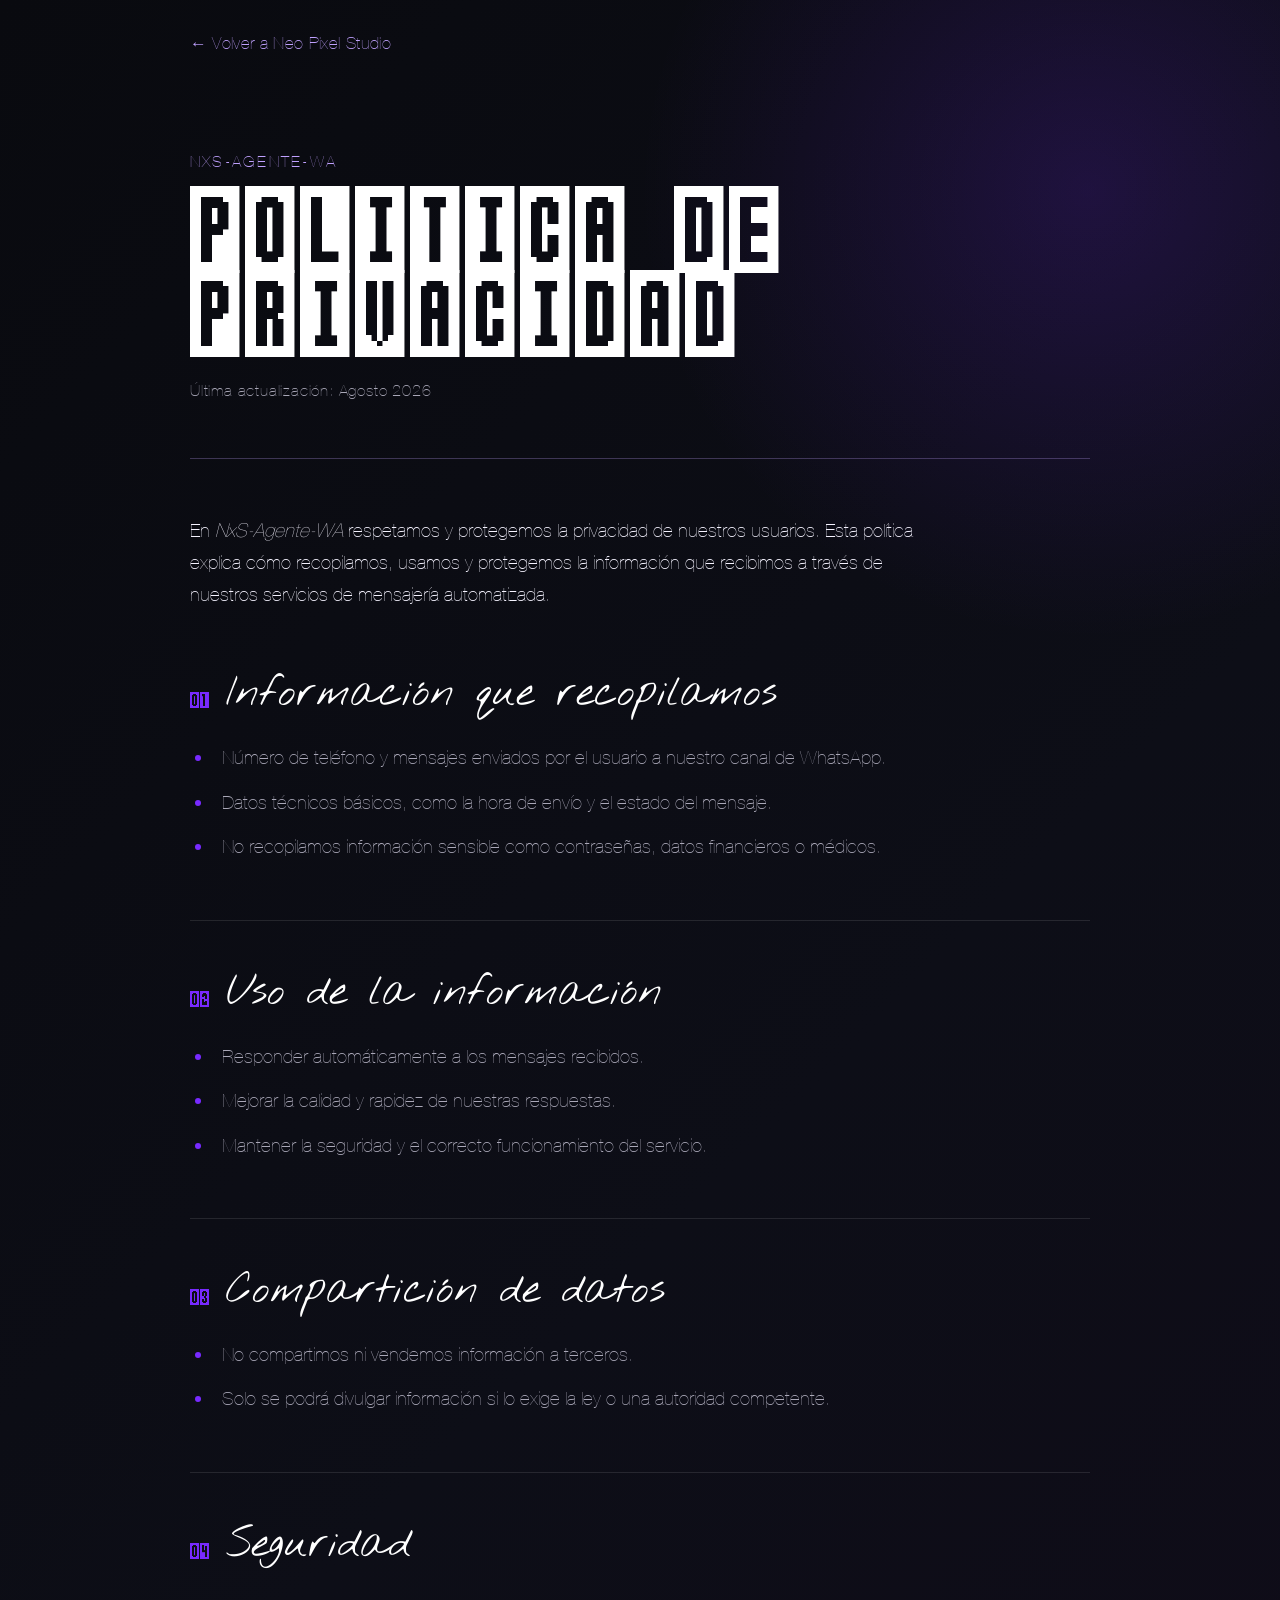
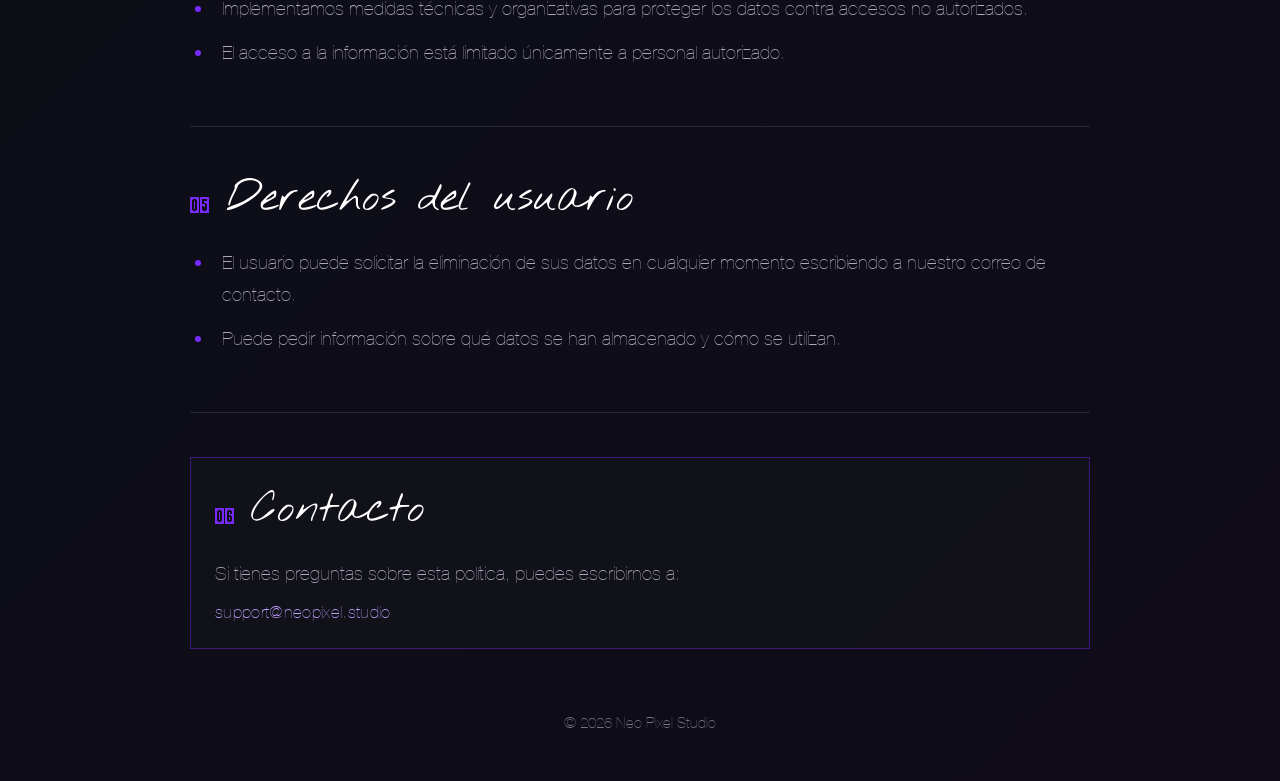
<file: privacidad.html>
<!DOCTYPE html>
<html lang="es">

<head>
    <meta charset="UTF-8" />
    <meta name="viewport" content="width=device-width, initial-scale=1.0" />
    <meta name="description" content="Política de privacidad de NxS-Agente-WA." />
    <link rel="stylesheet" href="./CSS/terms.css" />
    <title>Politica de Privacidad | NxS-Agente-WA</title>
</head>

<body>
    <main class="terms-page">
        <a class="back-link" href="./index.html">&larr; Volver a Neo Pixel Studio</a>

        <header class="terms-header">
            <p class="eyebrow">NxS-Agente-WA</p>
            <h1>Politica de Privacidad</h1>
            <p class="updated">Última actualización: Agosto 2026</p>
        </header>

        <article class="terms-content">
            <p class="intro">En <em>NxS-Agente-WA</em> respetamos y protegemos la privacidad de nuestros usuarios. Esta política explica cómo recopilamos, usamos y protegemos la información que recibimos a través de nuestros servicios de mensajería automatizada.</p>

            <section>
                <h2><span>01</span> Información que recopilamos</h2>
                <ul>
                    <li>Número de teléfono y mensajes enviados por el usuario a nuestro canal de WhatsApp.</li>
                    <li>Datos técnicos básicos, como la hora de envío y el estado del mensaje.</li>
                    <li>No recopilamos información sensible como contraseñas, datos financieros o médicos.</li>
                </ul>
            </section>

            <section>
                <h2><span>02</span> Uso de la información</h2>
                <ul>
                    <li>Responder automáticamente a los mensajes recibidos.</li>
                    <li>Mejorar la calidad y rapidez de nuestras respuestas.</li>
                    <li>Mantener la seguridad y el correcto funcionamiento del servicio.</li>
                </ul>
            </section>

            <section>
                <h2><span>03</span> Compartición de datos</h2>
                <ul>
                    <li>No compartimos ni vendemos información a terceros.</li>
                    <li>Solo se podrá divulgar información si lo exige la ley o una autoridad competente.</li>
                </ul>
            </section>

            <section>
                <h2><span>04</span> Seguridad</h2>
                <ul>
                    <li>Implementamos medidas técnicas y organizativas para proteger los datos contra accesos no autorizados.</li>
                    <li>El acceso a la información está limitado únicamente a personal autorizado.</li>
                </ul>
            </section>

            <section>
                <h2><span>05</span> Derechos del usuario</h2>
                <ul>
                    <li>El usuario puede solicitar la eliminación de sus datos en cualquier momento escribiendo a nuestro correo de contacto.</li>
                    <li>Puede pedir información sobre qué datos se han almacenado y cómo se utilizan.</li>
                </ul>
            </section>

            <section class="contact-section">
                <h2><span>06</span> Contacto</h2>
                <p>Si tienes preguntas sobre esta política, puedes escribirnos a:</p>
                <a class="email-link" href="mailto:support@neopixel.studio">support@neopixel.studio</a>
            </section>
        </article>

        <footer>&copy; 2026 Neo Pixel Studio</footer>
    </main>
</body>

</html>
</file>
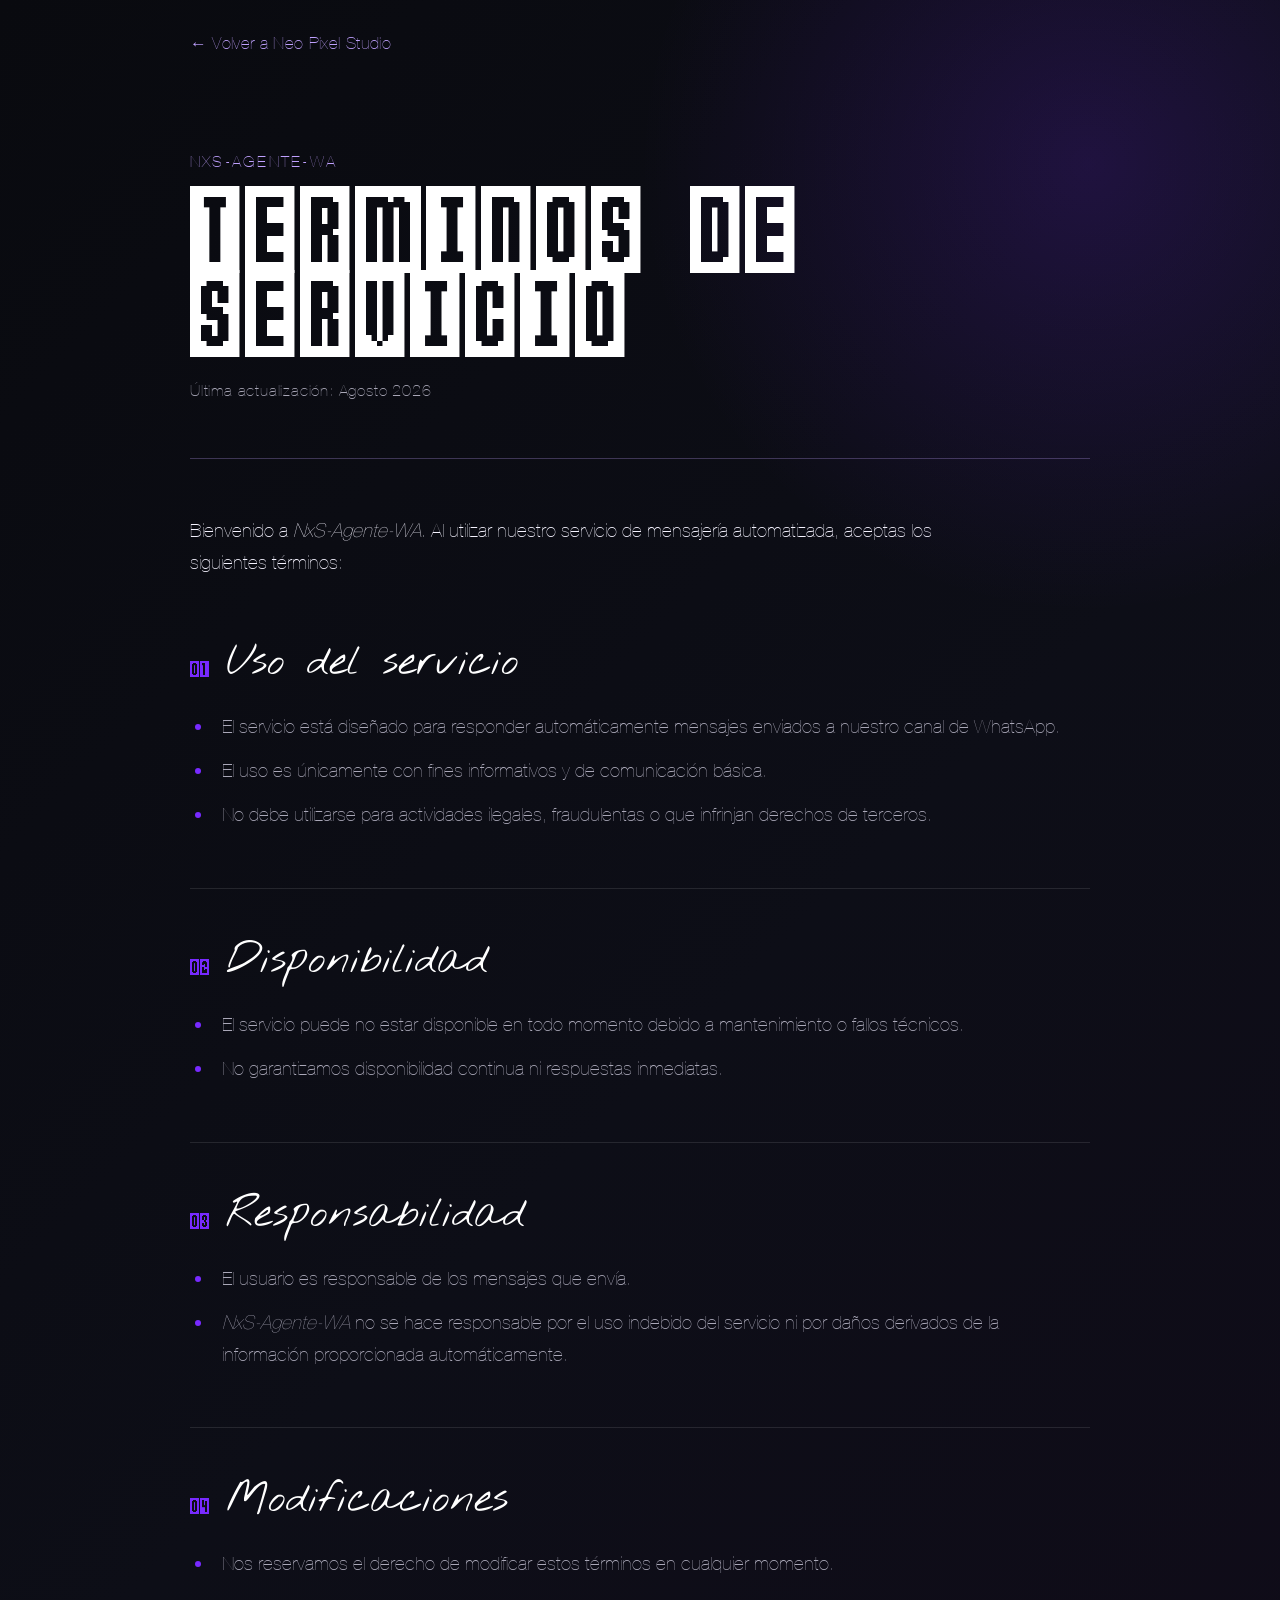
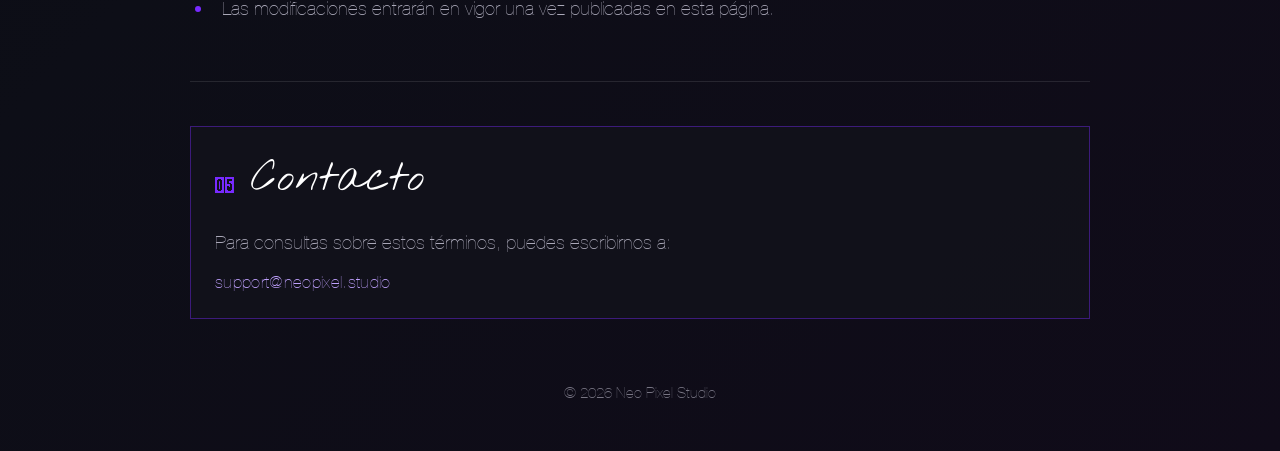
<file: terminos.html>
<!DOCTYPE html>
<html lang="es">

<head>
    <meta charset="UTF-8" />
    <meta name="viewport" content="width=device-width, initial-scale=1.0" />
    <meta name="description" content="Términos de servicio de NxS-Agente-WA." />
    <link rel="stylesheet" href="./CSS/terms.css" />
    <title>Terminos de Servicio | NxS-Agente-WA</title>
</head>

<body>
    <main class="terms-page">
        <a class="back-link" href="./index.html">&larr; Volver a Neo Pixel Studio</a>

        <header class="terms-header">
            <p class="eyebrow">NxS-Agente-WA</p>
            <h1>Terminos de Servicio</h1>
            <p class="updated">Última actualización: Agosto 2026</p>
        </header>

        <article class="terms-content">
            <p class="intro">Bienvenido a <em>NxS-Agente-WA</em>. Al utilizar nuestro servicio de mensajería automatizada,
                aceptas los siguientes términos:</p>

            <section>
                <h2><span>01</span> Uso del servicio</h2>
                <ul>
                    <li>El servicio está diseñado para responder automáticamente mensajes enviados a nuestro canal de WhatsApp.</li>
                    <li>El uso es únicamente con fines informativos y de comunicación básica.</li>
                    <li>No debe utilizarse para actividades ilegales, fraudulentas o que infrinjan derechos de terceros.</li>
                </ul>
            </section>

            <section>
                <h2><span>02</span> Disponibilidad</h2>
                <ul>
                    <li>El servicio puede no estar disponible en todo momento debido a mantenimiento o fallos técnicos.</li>
                    <li>No garantizamos disponibilidad continua ni respuestas inmediatas.</li>
                </ul>
            </section>

            <section>
                <h2><span>03</span> Responsabilidad</h2>
                <ul>
                    <li>El usuario es responsable de los mensajes que envía.</li>
                    <li><em>NxS-Agente-WA</em> no se hace responsable por el uso indebido del servicio ni por daños derivados de la información proporcionada automáticamente.</li>
                </ul>
            </section>

            <section>
                <h2><span>04</span> Modificaciones</h2>
                <ul>
                    <li>Nos reservamos el derecho de modificar estos términos en cualquier momento.</li>
                    <li>Las modificaciones entrarán en vigor una vez publicadas en esta página.</li>
                </ul>
            </section>

            <section class="contact-section">
                <h2><span>05</span> Contacto</h2>
                <p>Para consultas sobre estos términos, puedes escribirnos a:</p>
                <a class="email-link" href="mailto:support@neopixel.studio">support@neopixel.studio</a>
            </section>
        </article>

        <footer>&copy; 2026 Neo Pixel Studio</footer>
    </main>
</body>

</html>
</file>
<file: CSS/terms.css>
@font-face {
    font-family: "pixel";
    src: url('../resourses/fonts/ANTICLIMAX.TTF');
}

@font-face {
    font-family: "nothing";
    src: url('../resourses/fonts/NothingYouCouldDo-Regular.ttf');
}

@font-face {
    font-family: "helvetical";
    src: url('../resourses/fonts/HelveticaNeueLTCom-UltLt.ttf');
}

:root {
    --background: #090a0f;
    --surface: #12131c;
    --text: #f5f3ff;
    --muted: #aaa8b8;
    --accent: #782aff;
    --accent-soft: #c0a1ff;
}

* {
    box-sizing: border-box;
}

html {
    scroll-behavior: smooth;
}

body {
    margin: 0;
    min-width: 320px;
    color: var(--text);
    background: var(--background);
    background-image: radial-gradient(circle at 85% 8%, rgba(120, 42, 255, 0.18), transparent 28rem),
        linear-gradient(135deg, #090a0f 0%, #0d0e17 52%, #100b19 100%);
}

.terms-page {
    width: min(100% - 2rem, 900px);
    margin: 0 auto;
    padding: 2rem 0 3rem;
}

.back-link,
.email-link {
    color: var(--accent-soft);
    font-family: "helvetical", sans-serif;
    font-size: 1.05rem;
    letter-spacing: 0.02em;
    text-decoration: none;
}

.back-link:hover,
.email-link:hover {
    color: white;
    text-decoration: underline;
}

.terms-header {
    padding: 6rem 0 3.5rem;
    border-bottom: 1px solid rgba(192, 161, 255, 0.28);
}

.eyebrow,
.updated {
    color: var(--accent-soft);
    font-family: "helvetical", sans-serif;
    font-size: 1rem;
    letter-spacing: 0.14em;
    text-transform: uppercase;
}

.eyebrow {
    margin: 0 0 1rem;
}

h1 {
    max-width: 700px;
    margin: 0;
    color: white;
    font-family: "pixel", sans-serif;
    font-size: clamp(2.7rem, 8vw, 5.5rem);
    font-weight: normal;
    line-height: 0.95;
}

.updated {
    margin: 1.5rem 0 0;
    color: var(--muted);
    letter-spacing: 0.05em;
    text-transform: none;
}

.terms-content {
    padding: 3.5rem 0 1rem;
}

.intro,
section p,
li {
    color: var(--muted);
    font-family: "helvetical", sans-serif;
    font-size: 1.2rem;
    line-height: 1.65;
}

.intro {
    max-width: 760px;
    margin: 0 0 3.5rem;
    color: var(--text);
}

section {
    margin: 0 0 2.75rem;
    padding: 0 0 2.75rem;
    border-bottom: 1px solid rgba(255, 255, 255, 0.1);
}

h2 {
    display: flex;
    align-items: baseline;
    gap: 1rem;
    margin: 0 0 1.25rem;
    color: white;
    font-family: "nothing", sans-serif;
    font-size: clamp(1.8rem, 4vw, 2.6rem);
    font-weight: normal;
}

h2 span {
    color: var(--accent);
    font-family: "pixel", sans-serif;
    font-size: 1rem;
}

ul {
    margin: 0;
    padding-left: 1.5rem;
}

li {
    padding-left: 0.5rem;
    margin: 0.8rem 0;
}

li::marker {
    color: var(--accent);
}

.contact-section {
    margin-bottom: 0;
    padding: 1.5rem;
    border: 1px solid rgba(120, 42, 255, 0.42);
    background: rgba(18, 19, 28, 0.78);
}

.contact-section p {
    margin: 0 0 0.75rem;
}

footer {
    margin-top: 3rem;
    color: #777583;
    font-family: "helvetical", sans-serif;
    font-size: 0.95rem;
    text-align: center;
}

@media (max-width: 600px) {
    .terms-page {
        width: min(100% - 2.5rem, 900px);
        padding-top: 1.5rem;
    }

    .terms-header {
        padding: 4.5rem 0 2.5rem;
    }

    .terms-content {
        padding-top: 2.5rem;
    }

    .intro,
    section p,
    li {
        font-size: 1.1rem;
    }

    .contact-section {
        padding: 1.25rem;
    }
}
</file>
